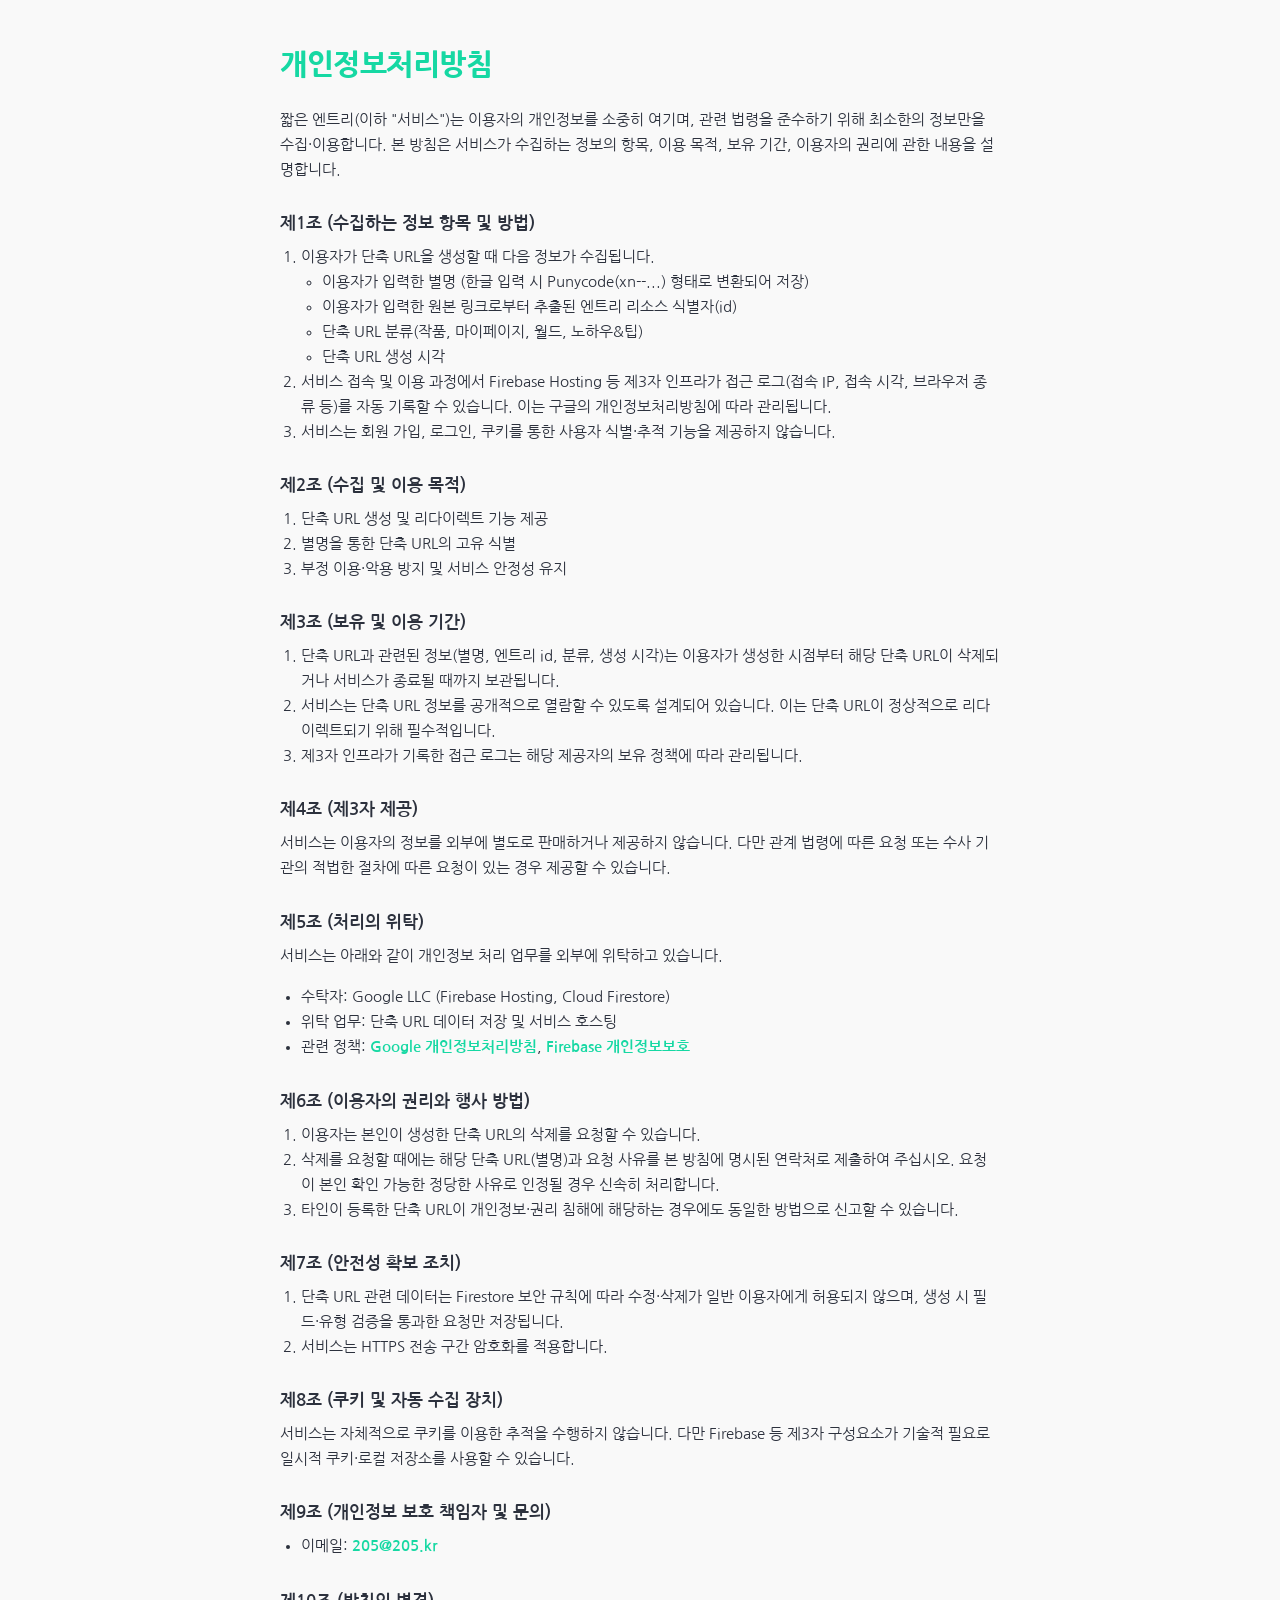
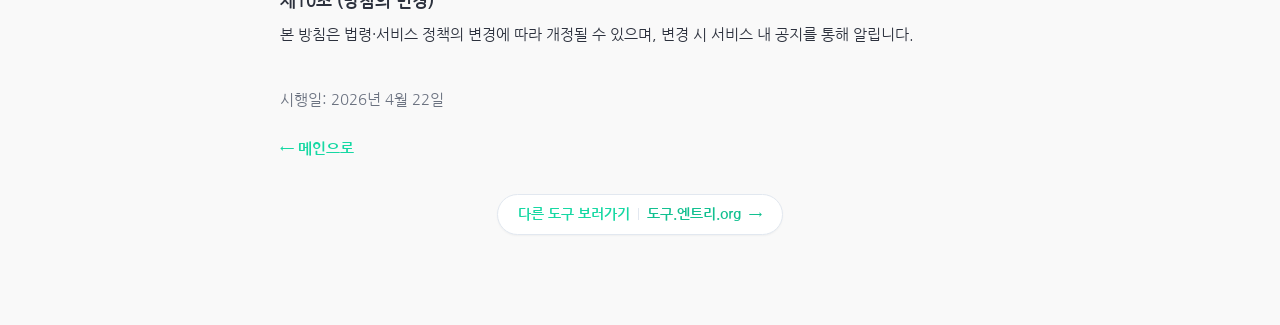
<file: public/privacy.html>
<!DOCTYPE html>
<html lang="ko">

<head>
  <meta charset="utf-8">
  <meta name="viewport" content="width=device-width, initial-scale=1">
  <title>개인정보처리방침 - 짧은 엔트리</title>
  <meta name="robots" content="noindex">
  <link rel="shortcut icon" type="image/x-icon" href="imgs/favicon.ico">
  <link href="https://fonts.googleapis.com/css2?family=Nanum+Gothic:wght@400;700;800&display=swap" rel="stylesheet">
  <link href="https://cdn.jsdelivr.net/npm/bootstrap@5.3.3/dist/css/bootstrap.min.css" rel="stylesheet">
  <link rel="stylesheet" href="style.css" />
</head>

<body>
  <div class="mainC container">
    <div class="legal-page">
      <h1 class="main-heading">개인정보처리방침</h1>

      <p>짧은 엔트리(이하 "서비스")는 이용자의 개인정보를 소중히 여기며, 관련 법령을 준수하기 위해 최소한의 정보만을 수집·이용합니다. 본 방침은 서비스가 수집하는 정보의 항목, 이용 목적, 보유 기간, 이용자의 권리에 관한 내용을 설명합니다.</p>

      <h2>제1조 (수집하는 정보 항목 및 방법)</h2>
      <ol>
        <li>이용자가 단축 URL을 생성할 때 다음 정보가 수집됩니다.
          <ul>
            <li>이용자가 입력한 별명 (한글 입력 시 Punycode(xn--...) 형태로 변환되어 저장)</li>
            <li>이용자가 입력한 원본 링크로부터 추출된 엔트리 리소스 식별자(id)</li>
            <li>단축 URL 분류(작품, 마이페이지, 월드, 노하우&팁)</li>
            <li>단축 URL 생성 시각</li>
          </ul>
        </li>
        <li>서비스 접속 및 이용 과정에서 Firebase Hosting 등 제3자 인프라가 접근 로그(접속 IP, 접속 시각, 브라우저 종류 등)를 자동 기록할 수 있습니다. 이는 구글의 개인정보처리방침에 따라 관리됩니다.</li>
        <li>서비스는 회원 가입, 로그인, 쿠키를 통한 사용자 식별·추적 기능을 제공하지 않습니다.</li>
      </ol>

      <h2>제2조 (수집 및 이용 목적)</h2>
      <ol>
        <li>단축 URL 생성 및 리다이렉트 기능 제공</li>
        <li>별명을 통한 단축 URL의 고유 식별</li>
        <li>부정 이용·악용 방지 및 서비스 안정성 유지</li>
      </ol>

      <h2>제3조 (보유 및 이용 기간)</h2>
      <ol>
        <li>단축 URL과 관련된 정보(별명, 엔트리 id, 분류, 생성 시각)는 이용자가 생성한 시점부터 해당 단축 URL이 삭제되거나 서비스가 종료될 때까지 보관됩니다.</li>
        <li>서비스는 단축 URL 정보를 공개적으로 열람할 수 있도록 설계되어 있습니다. 이는 단축 URL이 정상적으로 리다이렉트되기 위해 필수적입니다.</li>
        <li>제3자 인프라가 기록한 접근 로그는 해당 제공자의 보유 정책에 따라 관리됩니다.</li>
      </ol>

      <h2>제4조 (제3자 제공)</h2>
      <p>서비스는 이용자의 정보를 외부에 별도로 판매하거나 제공하지 않습니다. 다만 관계 법령에 따른 요청 또는 수사 기관의 적법한 절차에 따른 요청이 있는 경우 제공할 수 있습니다.</p>

      <h2>제5조 (처리의 위탁)</h2>
      <p>서비스는 아래와 같이 개인정보 처리 업무를 외부에 위탁하고 있습니다.</p>
      <ul>
        <li>수탁자: Google LLC (Firebase Hosting, Cloud Firestore)</li>
        <li>위탁 업무: 단축 URL 데이터 저장 및 서비스 호스팅</li>
        <li>관련 정책: <a href="https://policies.google.com/privacy" target="_blank" rel="noopener">Google 개인정보처리방침</a>, <a href="https://firebase.google.com/support/privacy" target="_blank" rel="noopener">Firebase 개인정보보호</a></li>
      </ul>

      <h2>제6조 (이용자의 권리와 행사 방법)</h2>
      <ol>
        <li>이용자는 본인이 생성한 단축 URL의 삭제를 요청할 수 있습니다.</li>
        <li>삭제를 요청할 때에는 해당 단축 URL(별명)과 요청 사유를 본 방침에 명시된 연락처로 제출하여 주십시오. 요청이 본인 확인 가능한 정당한 사유로 인정될 경우 신속히 처리합니다.</li>
        <li>타인이 등록한 단축 URL이 개인정보·권리 침해에 해당하는 경우에도 동일한 방법으로 신고할 수 있습니다.</li>
      </ol>

      <h2>제7조 (안전성 확보 조치)</h2>
      <ol>
        <li>단축 URL 관련 데이터는 Firestore 보안 규칙에 따라 수정·삭제가 일반 이용자에게 허용되지 않으며, 생성 시 필드·유형 검증을 통과한 요청만 저장됩니다.</li>
        <li>서비스는 HTTPS 전송 구간 암호화를 적용합니다.</li>
      </ol>

      <h2>제8조 (쿠키 및 자동 수집 장치)</h2>
      <p>서비스는 자체적으로 쿠키를 이용한 추적을 수행하지 않습니다. 다만 Firebase 등 제3자 구성요소가 기술적 필요로 일시적 쿠키·로컬 저장소를 사용할 수 있습니다.</p>

      <h2>제9조 (개인정보 보호 책임자 및 문의)</h2>
      <ul>
        <li>이메일: <a href="mailto:205@205.kr">205@205.kr</a></li>
      </ul>

      <h2>제10조 (방침의 변경)</h2>
      <p>본 방침은 법령·서비스 정책의 변경에 따라 개정될 수 있으며, 변경 시 서비스 내 공지를 통해 알립니다.</p>

      <p class="legal-meta">시행일: 2026년 4월 22일</p>

      <p class="legal-back"><a href="/">← 메인으로</a></p>

      <div class="tools-family-wrapper" style="margin-top:32px;">
        <a href="https://도구.엔트리.org" target="_blank" rel="noreferrer"
          aria-label="도구.엔트리.org 에서 다른 도구 보러가기" class="tools-family-link">
          <span>다른 도구 보러가기</span>
          <span aria-hidden="true" class="tools-family-divider"></span>
          <span class="tools-family-brand">도구.엔트리.org</span>
          <span aria-hidden="true" class="tools-family-arrow">→</span>
        </a>
      </div>
    </div>
  </div>
</body>

</html>
</file>
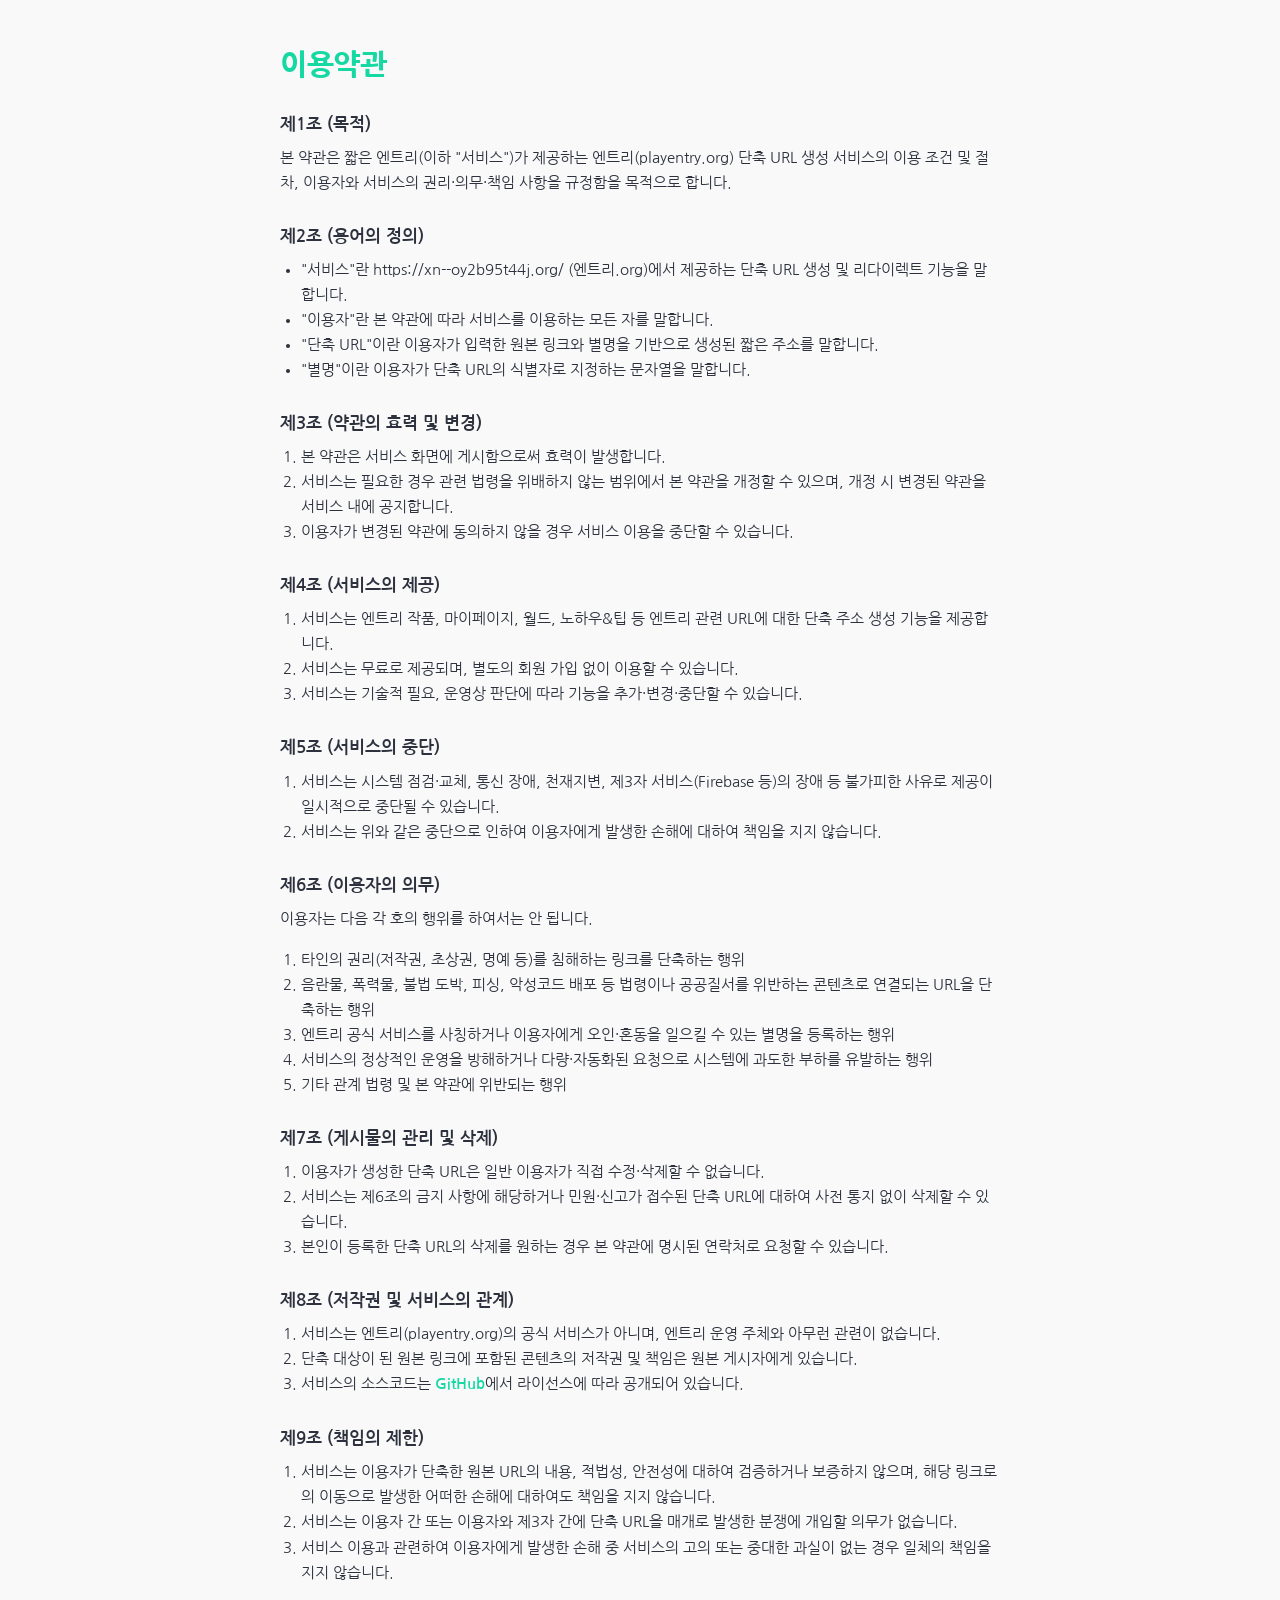
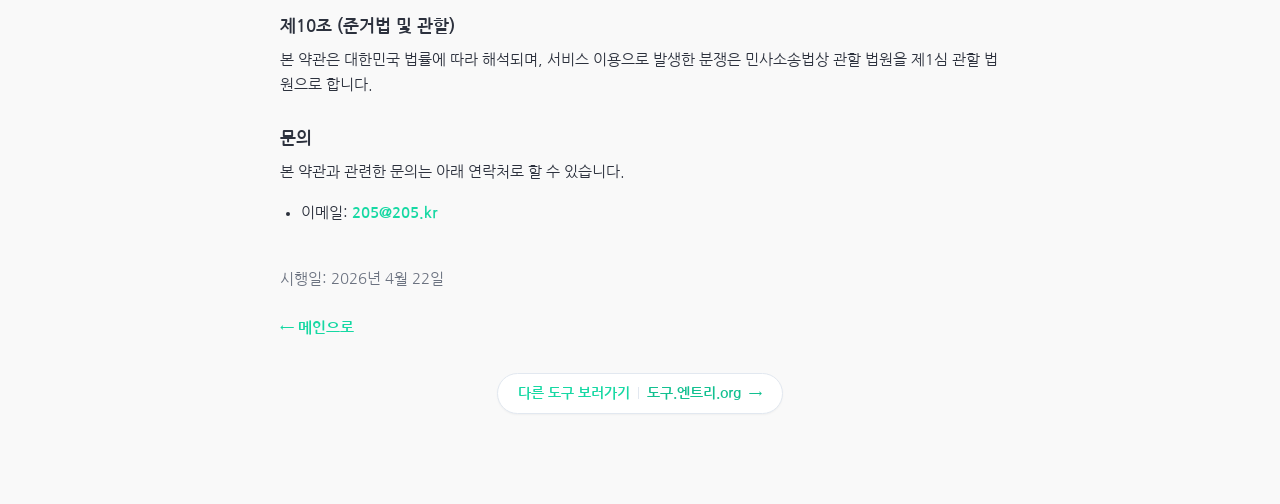
<file: public/terms.html>
<!DOCTYPE html>
<html lang="ko">

<head>
  <meta charset="utf-8">
  <meta name="viewport" content="width=device-width, initial-scale=1">
  <title>이용약관 - 짧은 엔트리</title>
  <meta name="robots" content="noindex">
  <link rel="shortcut icon" type="image/x-icon" href="imgs/favicon.ico">
  <link href="https://fonts.googleapis.com/css2?family=Nanum+Gothic:wght@400;700;800&display=swap" rel="stylesheet">
  <link href="https://cdn.jsdelivr.net/npm/bootstrap@5.3.3/dist/css/bootstrap.min.css" rel="stylesheet">
  <link rel="stylesheet" href="style.css" />
</head>

<body>
  <div class="mainC container">
    <div class="legal-page">
      <h1 class="main-heading">이용약관</h1>

      <h2>제1조 (목적)</h2>
      <p>본 약관은 짧은 엔트리(이하 "서비스")가 제공하는 엔트리(playentry.org) 단축 URL 생성 서비스의 이용 조건 및 절차, 이용자와 서비스의 권리·의무·책임 사항을 규정함을 목적으로 합니다.</p>

      <h2>제2조 (용어의 정의)</h2>
      <ul>
        <li>"서비스"란 https://xn--oy2b95t44j.org/ (엔트리.org)에서 제공하는 단축 URL 생성 및 리다이렉트 기능을 말합니다.</li>
        <li>"이용자"란 본 약관에 따라 서비스를 이용하는 모든 자를 말합니다.</li>
        <li>"단축 URL"이란 이용자가 입력한 원본 링크와 별명을 기반으로 생성된 짧은 주소를 말합니다.</li>
        <li>"별명"이란 이용자가 단축 URL의 식별자로 지정하는 문자열을 말합니다.</li>
      </ul>

      <h2>제3조 (약관의 효력 및 변경)</h2>
      <ol>
        <li>본 약관은 서비스 화면에 게시함으로써 효력이 발생합니다.</li>
        <li>서비스는 필요한 경우 관련 법령을 위배하지 않는 범위에서 본 약관을 개정할 수 있으며, 개정 시 변경된 약관을 서비스 내에 공지합니다.</li>
        <li>이용자가 변경된 약관에 동의하지 않을 경우 서비스 이용을 중단할 수 있습니다.</li>
      </ol>

      <h2>제4조 (서비스의 제공)</h2>
      <ol>
        <li>서비스는 엔트리 작품, 마이페이지, 월드, 노하우&팁 등 엔트리 관련 URL에 대한 단축 주소 생성 기능을 제공합니다.</li>
        <li>서비스는 무료로 제공되며, 별도의 회원 가입 없이 이용할 수 있습니다.</li>
        <li>서비스는 기술적 필요, 운영상 판단에 따라 기능을 추가·변경·중단할 수 있습니다.</li>
      </ol>

      <h2>제5조 (서비스의 중단)</h2>
      <ol>
        <li>서비스는 시스템 점검·교체, 통신 장애, 천재지변, 제3자 서비스(Firebase 등)의 장애 등 불가피한 사유로 제공이 일시적으로 중단될 수 있습니다.</li>
        <li>서비스는 위와 같은 중단으로 인하여 이용자에게 발생한 손해에 대하여 책임을 지지 않습니다.</li>
      </ol>

      <h2>제6조 (이용자의 의무)</h2>
      <p>이용자는 다음 각 호의 행위를 하여서는 안 됩니다.</p>
      <ol>
        <li>타인의 권리(저작권, 초상권, 명예 등)를 침해하는 링크를 단축하는 행위</li>
        <li>음란물, 폭력물, 불법 도박, 피싱, 악성코드 배포 등 법령이나 공공질서를 위반하는 콘텐츠로 연결되는 URL을 단축하는 행위</li>
        <li>엔트리 공식 서비스를 사칭하거나 이용자에게 오인·혼동을 일으킬 수 있는 별명을 등록하는 행위</li>
        <li>서비스의 정상적인 운영을 방해하거나 다량·자동화된 요청으로 시스템에 과도한 부하를 유발하는 행위</li>
        <li>기타 관계 법령 및 본 약관에 위반되는 행위</li>
      </ol>

      <h2>제7조 (게시물의 관리 및 삭제)</h2>
      <ol>
        <li>이용자가 생성한 단축 URL은 일반 이용자가 직접 수정·삭제할 수 없습니다.</li>
        <li>서비스는 제6조의 금지 사항에 해당하거나 민원·신고가 접수된 단축 URL에 대하여 사전 통지 없이 삭제할 수 있습니다.</li>
        <li>본인이 등록한 단축 URL의 삭제를 원하는 경우 본 약관에 명시된 연락처로 요청할 수 있습니다.</li>
      </ol>

      <h2>제8조 (저작권 및 서비스의 관계)</h2>
      <ol>
        <li>서비스는 엔트리(playentry.org)의 공식 서비스가 아니며, 엔트리 운영 주체와 아무런 관련이 없습니다.</li>
        <li>단축 대상이 된 원본 링크에 포함된 콘텐츠의 저작권 및 책임은 원본 게시자에게 있습니다.</li>
        <li>서비스의 소스코드는 <a href="https://github.com/205sla/ShortENT">GitHub</a>에서 라이선스에 따라 공개되어 있습니다.</li>
      </ol>

      <h2>제9조 (책임의 제한)</h2>
      <ol>
        <li>서비스는 이용자가 단축한 원본 URL의 내용, 적법성, 안전성에 대하여 검증하거나 보증하지 않으며, 해당 링크로의 이동으로 발생한 어떠한 손해에 대하여도 책임을 지지 않습니다.</li>
        <li>서비스는 이용자 간 또는 이용자와 제3자 간에 단축 URL을 매개로 발생한 분쟁에 개입할 의무가 없습니다.</li>
        <li>서비스 이용과 관련하여 이용자에게 발생한 손해 중 서비스의 고의 또는 중대한 과실이 없는 경우 일체의 책임을 지지 않습니다.</li>
      </ol>

      <h2>제10조 (준거법 및 관할)</h2>
      <p>본 약관은 대한민국 법률에 따라 해석되며, 서비스 이용으로 발생한 분쟁은 민사소송법상 관할 법원을 제1심 관할 법원으로 합니다.</p>

      <h2>문의</h2>
      <p>본 약관과 관련한 문의는 아래 연락처로 할 수 있습니다.</p>
      <ul>
        <li>이메일: <a href="mailto:205@205.kr">205@205.kr</a></li>
      </ul>

      <p class="legal-meta">시행일: 2026년 4월 22일</p>

      <p class="legal-back"><a href="/">← 메인으로</a></p>

      <div class="tools-family-wrapper" style="margin-top:32px;">
        <a href="https://도구.엔트리.org" target="_blank" rel="noreferrer"
          aria-label="도구.엔트리.org 에서 다른 도구 보러가기" class="tools-family-link">
          <span>다른 도구 보러가기</span>
          <span aria-hidden="true" class="tools-family-divider"></span>
          <span class="tools-family-brand">도구.엔트리.org</span>
          <span aria-hidden="true" class="tools-family-arrow">→</span>
        </a>
      </div>
    </div>
  </div>
</body>

</html>
</file>
<file: public/style.css>
/* ===========================
   Design Tokens (엔트리 스타일)
   =========================== */
:root {
    --entry-primary: #16d8a3;
    --entry-primary-hover: #12c090;
    --entry-primary-dark: #0f9e76;
    --entry-primary-light: #e8faf4;
    --entry-slate-200: #e2e8f0;
    --entry-slate-600: #475569;
    --entry-bg: #f9f9f9;
    --entry-bg-white: #ffffff;
    --entry-text: #2c313d;
    --entry-text-secondary: #6b7280;
    --entry-border: #e2e2e2;
    --entry-border-light: #f2f2f2;
    --entry-shadow: 0 2px 8px rgba(0, 0, 0, 0.08);
    --entry-radius: 16px;
    --entry-radius-pill: 24px;
    --entry-error: #e74c3c;
    --entry-warning: #f39c12;
    --entry-success: #16d8a3;
    --entry-font: 'Nanum Gothic', -apple-system, BlinkMacSystemFont, 'Segoe UI', sans-serif;
    --entry-transition: 0.2s ease;
}

/* ===========================
   Base
   =========================== */
body {
    margin: 0;
    background: var(--entry-bg);
    font-family: var(--entry-font);
    color: var(--entry-text);
    -webkit-font-smoothing: antialiased;
}

.container {
    width: 100%;
    min-height: 100vh;
}

/* ===========================
   Main Page Layout
   =========================== */
.mainPage {
    max-width: 560px;
    margin: 0 auto;
    padding: 48px 20px 170px;
    animation: fadeInUp 0.4s ease;
}

/* ===========================
   Title
   =========================== */
.main-heading {
    font-size: 2.2rem;
    font-weight: 800;
    color: var(--entry-primary);
    margin-bottom: 8px;
    letter-spacing: -0.5px;
}

.main-subtitle {
    font-size: 0.95rem;
    color: var(--entry-text-secondary);
    margin-bottom: 0;
}

/* ===========================
   Card Container
   =========================== */
.card-container {
    background: var(--entry-bg-white);
    border-radius: var(--entry-radius);
    box-shadow: var(--entry-shadow);
    border: 1px solid var(--entry-border-light);
}

/* ===========================
   Form Overrides
   =========================== */
.form-control {
    border: 1.5px solid var(--entry-border);
    border-radius: 10px;
    padding: 10px 14px;
    font-family: var(--entry-font);
    font-size: 0.9rem;
    transition: border-color var(--entry-transition), box-shadow var(--entry-transition);
}

.form-control:focus {
    border-color: var(--entry-primary);
    box-shadow: 0 0 0 3px rgba(22, 216, 163, 0.15);
}

.form-check-input:checked {
    background-color: var(--entry-primary);
    border-color: var(--entry-primary);
}

.form-check-input:focus {
    box-shadow: 0 0 0 3px rgba(22, 216, 163, 0.15);
    border-color: var(--entry-primary);
}

.col-form-label,
legend.col-form-label {
    font-weight: 700;
    font-size: 0.9rem;
    color: var(--entry-text);
}

.form-check-label {
    font-size: 0.9rem;
    color: var(--entry-text);
}

/* ===========================
   Buttons
   =========================== */
.btn-entry {
    background-color: var(--entry-primary);
    color: #fff;
    border: none;
    border-radius: var(--entry-radius-pill);
    padding: 12px 32px;
    font-family: var(--entry-font);
    font-weight: 700;
    font-size: 1rem;
    transition: background-color var(--entry-transition), transform var(--entry-transition);
    width: 100%;
}

.btn-entry:hover {
    background-color: var(--entry-primary-hover);
    color: #fff;
    transform: translateY(-1px);
}

.btn-entry:active {
    transform: translateY(0);
    background-color: var(--entry-primary-hover);
    color: #fff;
}

.btn-entry-outline {
    background-color: transparent;
    color: var(--entry-primary);
    border: 2px solid var(--entry-primary);
    border-radius: var(--entry-radius-pill);
    padding: 8px 28px;
    font-family: var(--entry-font);
    font-weight: 700;
    font-size: 0.9rem;
    transition: all var(--entry-transition);
}

.btn-entry-outline:hover {
    background-color: var(--entry-primary);
    color: #fff;
}

.btn-entry-outline:active {
    background-color: var(--entry-primary-hover);
    color: #fff;
}

/* ===========================
   Loading / Status Overlay
   =========================== */
.HoldMiddle {
    position: fixed;
    top: 0;
    left: 0;
    right: 0;
    bottom: 0;
    display: flex;
    justify-content: center;
    align-items: center;
    z-index: 9999;
    background: var(--entry-bg);
}

.status-card {
    background: var(--entry-bg-white);
    border-radius: var(--entry-radius);
    box-shadow: var(--entry-shadow);
    padding: 48px 40px;
    max-width: 420px;
    width: 90%;
    text-align: center;
    animation: fadeInUp 0.3s ease;
}

.status-card p {
    color: var(--entry-text);
    font-size: 0.95rem;
}

/* ===========================
   Status Icons
   =========================== */
.status-icon {
    font-size: 3rem;
    display: block;
    margin-bottom: 4px;
}

.status-icon-success {
    color: var(--entry-success);
}

.status-icon-error {
    color: var(--entry-error);
}

.status-icon-warning {
    color: var(--entry-warning);
}

/* ===========================
   Spinner
   =========================== */
.spinner-grow {
    color: var(--entry-primary);
    width: 3rem;
    height: 3rem;
}

/* ===========================
   Tools Family Link (도구.엔트리.org)
   =========================== */
.tools-family-wrapper {
    display: flex;
    justify-content: center;
    margin-bottom: 10px;
}

a.tools-family-link {
    display: inline-flex;
    align-items: center;
    gap: 8px;
    padding: 8px 20px;
    border: 1px solid var(--entry-slate-200);
    background: var(--entry-bg-white);
    color: var(--entry-slate-600);
    border-radius: var(--entry-radius-pill);
    font-size: 0.85rem;
    text-decoration: none;
    box-shadow: 0 1px 2px rgba(0, 0, 0, 0.04);
    transition: border-color var(--entry-transition), background-color var(--entry-transition), color var(--entry-transition);
}

a.tools-family-link:hover {
    border-color: var(--entry-primary);
    background: var(--entry-primary-light);
    color: var(--entry-primary-dark);
}

.tools-family-divider {
    display: inline-block;
    width: 1px;
    height: 12px;
    background: var(--entry-slate-200);
    transition: background var(--entry-transition);
}

.tools-family-link:hover .tools-family-divider {
    background: rgba(22, 216, 163, 0.4);
}

.tools-family-brand {
    font-weight: 700;
    color: var(--entry-primary-hover);
    transition: color var(--entry-transition);
}

.tools-family-link:hover .tools-family-brand {
    color: var(--entry-primary-dark);
}

.tools-family-arrow {
    color: var(--entry-primary-hover);
    transition: transform var(--entry-transition), color var(--entry-transition);
    display: inline-block;
}

.tools-family-link:hover .tools-family-arrow {
    transform: translateX(2px);
    color: var(--entry-primary-dark);
}

/* ===========================
   Disclaimer Bar
   =========================== */
.disclaimer-bar {
    position: fixed;
    bottom: 0;
    left: 0;
    right: 0;
    background: var(--entry-bg-white);
    border-top: 1px solid var(--entry-border-light);
    padding: 14px 20px;
    text-align: center;
    z-index: 1000;
}

.disclaimer-text {
    margin: 0;
    font-size: 0.85rem;
    color: var(--entry-text-secondary);
}

.disclaimer-link {
    color: var(--entry-primary);
    text-decoration: none;
    font-weight: 700;
}

.disclaimer-link:hover {
    text-decoration: underline;
}

.disclaimer-separator {
    margin: 0 8px;
    color: var(--entry-border);
}

.disclaimer-sub {
    margin: 4px 0 0;
    font-size: 0.75rem;
    color: var(--entry-text-secondary);
}

/* ===========================
   Legal Pages
   =========================== */
.legal-page {
    max-width: 760px;
    margin: 0 auto;
    padding: 48px 20px 80px;
    animation: fadeInUp 0.4s ease;
    line-height: 1.7;
    color: var(--entry-text);
}

.legal-page h1.main-heading {
    font-size: 1.8rem;
    margin-bottom: 24px;
}

.legal-page h2 {
    font-size: 1.05rem;
    font-weight: 700;
    margin-top: 32px;
    margin-bottom: 10px;
    color: var(--entry-text);
}

.legal-page p,
.legal-page li {
    font-size: 0.92rem;
}

.legal-page ul,
.legal-page ol {
    padding-left: 1.3rem;
}

.legal-page a {
    color: var(--entry-primary);
    text-decoration: none;
    font-weight: 700;
}

.legal-page a:hover {
    text-decoration: underline;
}

.legal-meta {
    margin-top: 40px;
    font-size: 0.8rem;
    color: var(--entry-text-secondary);
}

.legal-back {
    margin-top: 24px;
    font-size: 0.9rem;
}

/* ===========================
   Animations
   =========================== */
@keyframes fadeInUp {
    from {
        opacity: 0;
        transform: translateY(12px);
    }
    to {
        opacity: 1;
        transform: translateY(0);
    }
}

/* ===========================
   Responsive
   =========================== */
@media (max-width: 576px) {
    .mainPage {
        padding: 32px 16px 120px;
    }

    .card-container {
        padding: 24px 20px !important;
    }

    .main-heading {
        font-size: 1.7rem;
    }

    .main-subtitle {
        font-size: 0.85rem;
    }

    .status-card {
        padding: 36px 24px;
    }

    .btn-entry {
        padding: 12px 24px;
    }
}
</file>
